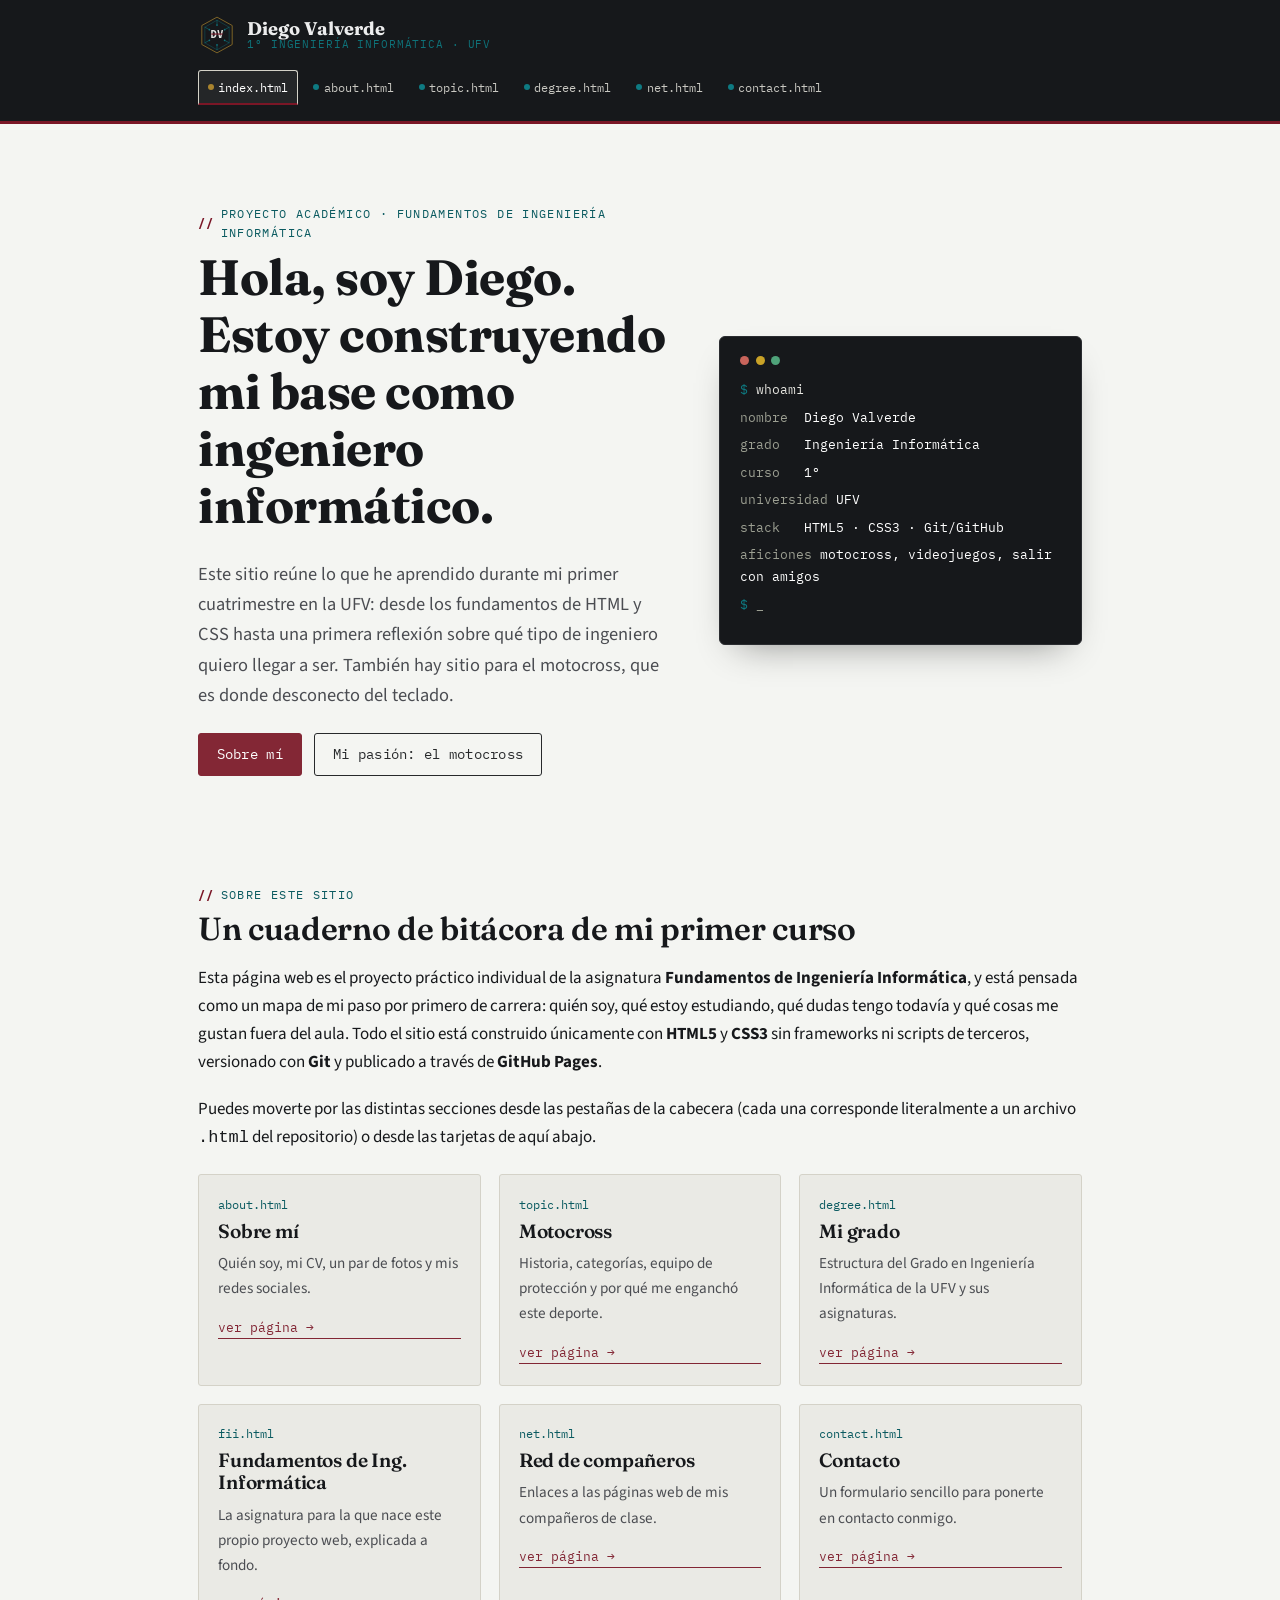
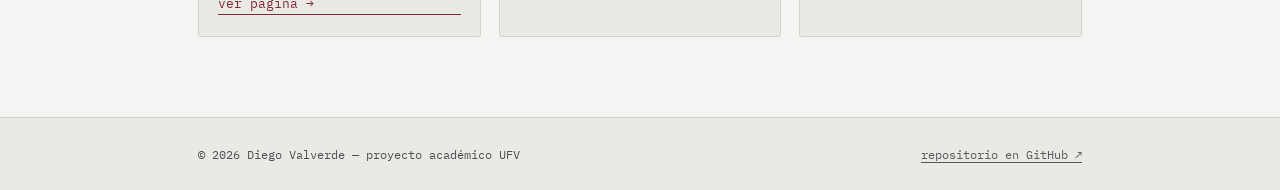
<file: docs/index.html>
<!DOCTYPE html>
<html lang="es">
<head>
<meta charset="UTF-8">
<meta name="viewport" content="width=device-width, initial-scale=1.0">
<title>Diego Valverde · Ingeniería Informática UFV</title>
<meta name="description" content="Sitio web personal de Diego Valverde, estudiante de 1º de Ingeniería Informática en la UFV. Proyecto de la asignatura Fundamentos de Ingeniería Informática.">
<link rel="icon" type="image/svg+xml" href="images/seal.svg">
<link rel="preconnect" href="https://fonts.googleapis.com">
<link rel="preconnect" href="https://fonts.gstatic.com" crossorigin>
<link href="https://fonts.googleapis.com/css2?family=Fraunces:opsz,wght@9..144,400;9..144,600;9..144,700&family=IBM+Plex+Mono:wght@400;500;700&family=Source+Sans+3:wght@400;600;700&display=swap" rel="stylesheet">
<link rel="stylesheet" href="css/style.css">
</head>
<body>

<header class="site-header">
  <div class="site-header__inner">
    <a class="brand" href="index.html">
      <img class="brand__seal" src="images/seal.svg" alt="">
      <span class="brand__text">
        <span class="brand__name">Diego Valverde</span>
        <span class="brand__role">1º Ingeniería Informática · UFV</span>
      </span>
    </a>
    <nav class="filetabs" aria-label="Navegación principal">
      <a href="index.html" aria-current="page"><span class="dot"></span>index.html</a>
      <a href="public/about.html"><span class="dot"></span>about.html</a>
      <a href="public/topic.html"><span class="dot"></span>topic.html</a>
      <a href="public/degree.html"><span class="dot"></span>degree.html</a>
      <a href="public/net.html"><span class="dot"></span>net.html</a>
      <a href="public/contact.html"><span class="dot"></span>contact.html</a>
    </nav>
  </div>
</header>

<main>
  <section class="hero">
    <div class="hero__grid">
      <div>
        <p class="eyebrow">Proyecto académico · Fundamentos de Ingeniería Informática</p>
        <h1>Hola, soy Diego. Estoy construyendo mi base como ingeniero informático.</h1>
        <p class="lead">Este sitio reúne lo que he aprendido durante mi primer cuatrimestre en la UFV: desde los fundamentos de HTML y CSS hasta una primera reflexión sobre qué tipo de ingeniero quiero llegar a ser. También hay sitio para el motocross, que es donde desconecto del teclado.</p>
        <div class="btnrow">
          <a class="btn btn--solid" href="public/about.html">Sobre mí</a>
          <a class="btn btn--ghost" href="public/topic.html">Mi pasión: el motocross</a>
        </div>
      </div>
      <div class="terminal" aria-hidden="false">
        <div class="terminal__bar"><span></span><span></span><span></span></div>
        <p class="terminal__line"><span class="prompt">$</span> whoami</p>
        <p class="terminal__line"><span class="key">nombre</span>  <span class="val">Diego Valverde</span></p>
        <p class="terminal__line"><span class="key">grado</span>   <span class="val">Ingeniería Informática</span></p>
        <p class="terminal__line"><span class="key">curso</span>   <span class="val">1º</span></p>
        <p class="terminal__line"><span class="key">universidad</span> <span class="val">UFV</span></p>
        <p class="terminal__line"><span class="key">stack</span>   <span class="val">HTML5 · CSS3 · Git/GitHub</span></p>
        <p class="terminal__line"><span class="key">aficiones</span> <span class="val">motocross, videojuegos, salir con amigos</span></p>
        <p class="terminal__line"><span class="prompt">$</span> <span class="key">_</span></p>
      </div>
    </div>
  </section>

  <section class="block">
    <p class="eyebrow">Sobre este sitio</p>
    <h2>Un cuaderno de bitácora de mi primer curso</h2>
    <p>Esta página web es el proyecto práctico individual de la asignatura <strong>Fundamentos de Ingeniería Informática</strong>, y está pensada como un mapa de mi paso por primero de carrera: quién soy, qué estoy estudiando, qué dudas tengo todavía y qué cosas me gustan fuera del aula. Todo el sitio está construido únicamente con <strong>HTML5</strong> y <strong>CSS3</strong> sin frameworks ni scripts de terceros, versionado con <strong>Git</strong> y publicado a través de <strong>GitHub Pages</strong>.</p>
    <p>Puedes moverte por las distintas secciones desde las pestañas de la cabecera (cada una corresponde literalmente a un archivo <code>.html</code> del repositorio) o desde las tarjetas de aquí abajo.</p>

    <div class="cards">
      <article class="card">
        <span class="filename">about.html</span>
        <h3>Sobre mí</h3>
        <p>Quién soy, mi CV, un par de fotos y mis redes sociales.</p>
        <a class="go" href="public/about.html">ver página →</a>
      </article>
      <article class="card">
        <span class="filename">topic.html</span>
        <h3>Motocross</h3>
        <p>Historia, categorías, equipo de protección y por qué me enganchó este deporte.</p>
        <a class="go" href="public/topic.html">ver página →</a>
      </article>
      <article class="card">
        <span class="filename">degree.html</span>
        <h3>Mi grado</h3>
        <p>Estructura del Grado en Ingeniería Informática de la UFV y sus asignaturas.</p>
        <a class="go" href="public/degree.html">ver página →</a>
      </article>
      <article class="card">
        <span class="filename">fii.html</span>
        <h3>Fundamentos de Ing. Informática</h3>
        <p>La asignatura para la que nace este propio proyecto web, explicada a fondo.</p>
        <a class="go" href="public/fii.html">ver página →</a>
      </article>
      <article class="card">
        <span class="filename">net.html</span>
        <h3>Red de compañeros</h3>
        <p>Enlaces a las páginas web de mis compañeros de clase.</p>
        <a class="go" href="public/net.html">ver página →</a>
      </article>
      <article class="card">
        <span class="filename">contact.html</span>
        <h3>Contacto</h3>
        <p>Un formulario sencillo para ponerte en contacto conmigo.</p>
        <a class="go" href="public/contact.html">ver página →</a>
      </article>
    </div>
  </section>
</main>

<footer class="site-footer">
  <div class="site-footer__inner">
    <span>© 2026 Diego Valverde — proyecto académico UFV</span>
    <span><a href="https://github.com/diegovalverde2/my_first_web_page_2026" target="_blank" rel="noopener">repositorio en GitHub ↗</a></span>
  </div>
</footer>

</body>
</html>
</file>
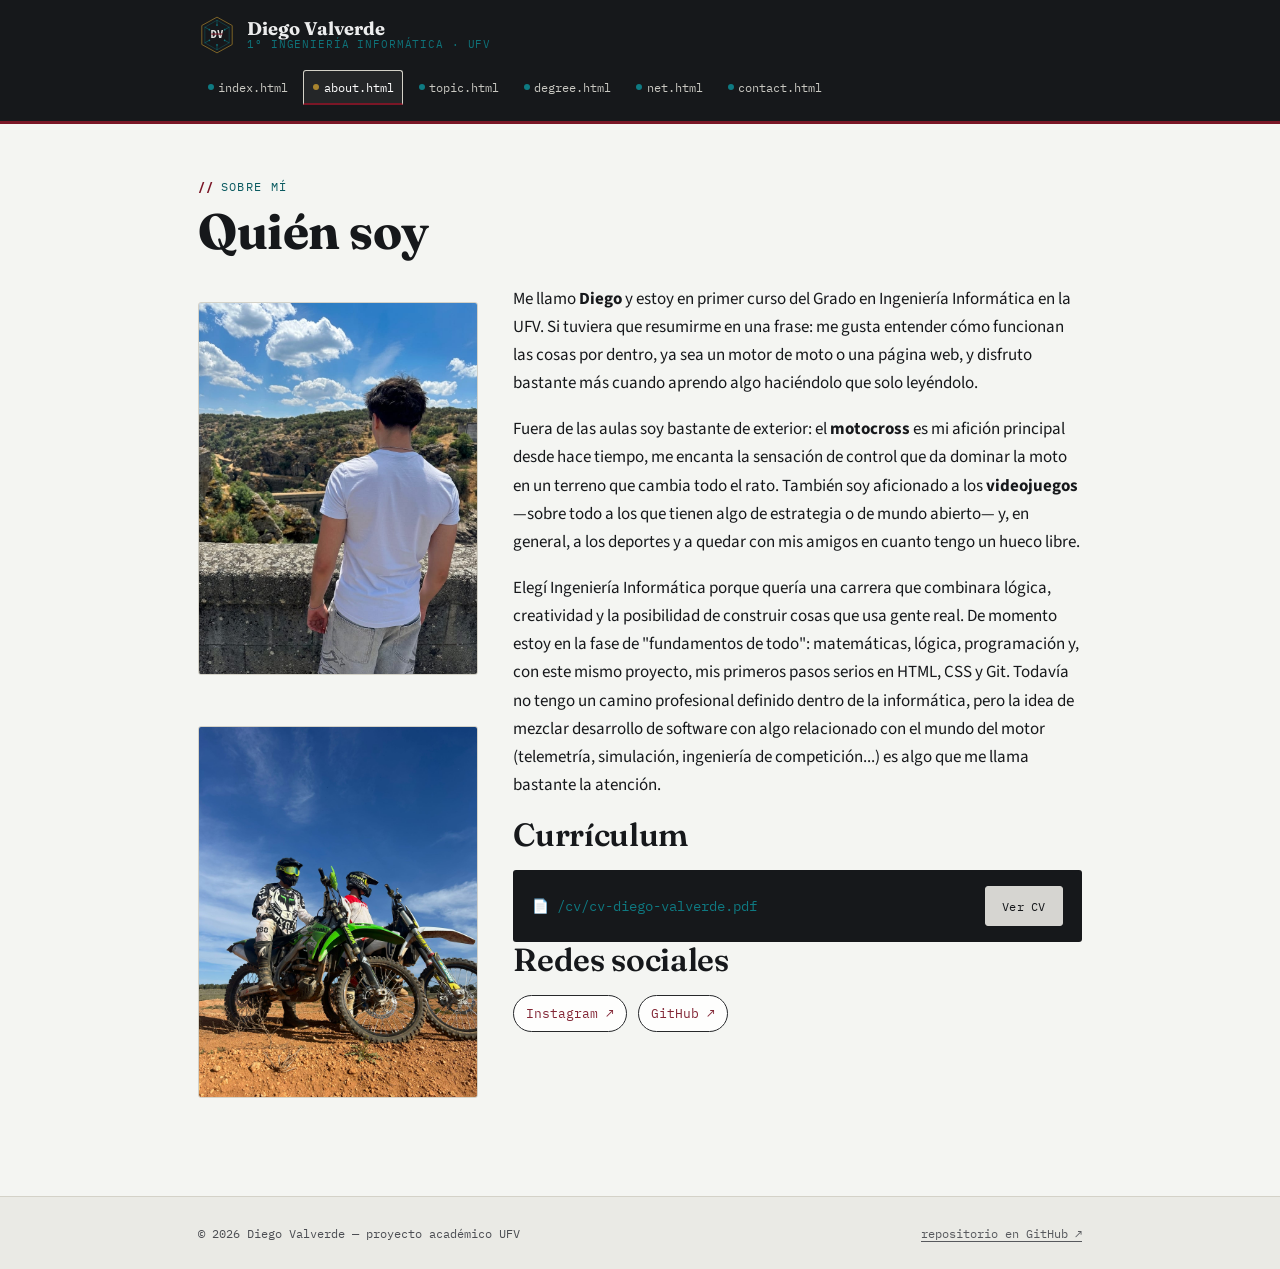
<file: docs/public/about.html>
<!DOCTYPE html>
<html lang="es">
<head>
<meta charset="UTF-8">
<meta name="viewport" content="width=device-width, initial-scale=1.0">
<title>Sobre mí · Diego Valverde</title>
<meta name="description" content="Quién es Diego Valverde: bio, currículum, fotos y redes sociales.">
<link rel="icon" type="image/svg+xml" href="../images/seal.svg">
<link rel="preconnect" href="https://fonts.googleapis.com">
<link rel="preconnect" href="https://fonts.gstatic.com" crossorigin>
<link href="https://fonts.googleapis.com/css2?family=Fraunces:opsz,wght@9..144,400;9..144,600;9..144,700&family=IBM+Plex+Mono:wght@400;500;700&family=Source+Sans+3:wght@400;600;700&display=swap" rel="stylesheet">
<link rel="stylesheet" href="../css/style.css">
</head>
<body>

<header class="site-header">
  <div class="site-header__inner">
    <a class="brand" href="../index.html">
      <img class="brand__seal" src="../images/seal.svg" alt="">
      <span class="brand__text">
        <span class="brand__name">Diego Valverde</span>
        <span class="brand__role">1º Ingeniería Informática · UFV</span>
      </span>
    </a>
    <nav class="filetabs" aria-label="Navegación principal">
      <a href="../index.html"><span class="dot"></span>index.html</a>
      <a href="about.html" aria-current="page"><span class="dot"></span>about.html</a>
      <a href="topic.html"><span class="dot"></span>topic.html</a>
      <a href="degree.html"><span class="dot"></span>degree.html</a>
      <a href="net.html"><span class="dot"></span>net.html</a>
      <a href="contact.html"><span class="dot"></span>contact.html</a>
    </nav>
  </div>
</header>

<main>
  <section class="block" style="border-top:none;">
    <p class="eyebrow">Sobre mí</p>
    <h1>Quién soy</h1>

    <div class="about-grid">
      <div class="about-photos">
        <figure>
          <img src="../images/foto mia.jpeg" alt="Foto de Diego Valverde">
        </figure>
        <figure>
          <img src="../images/foto con la moto.jpeg" alt="Foto de Diego Valverde con su moto">
        </figure>
      </div>

      <div>
        <p>Me llamo <strong>Diego</strong> y estoy en primer curso del Grado en Ingeniería Informática en la UFV. Si tuviera que resumirme en una frase: me gusta entender cómo funcionan las cosas por dentro, ya sea un motor de moto o una página web, y disfruto bastante más cuando aprendo algo haciéndolo que solo leyéndolo.</p>
        <p>Fuera de las aulas soy bastante de exterior: el <strong>motocross</strong> es mi afición principal desde hace tiempo, me encanta la sensación de control que da dominar la moto en un terreno que cambia todo el rato. También soy aficionado a los <strong>videojuegos</strong> —sobre todo a los que tienen algo de estrategia o de mundo abierto— y, en general, a los deportes y a quedar con mis amigos en cuanto tengo un hueco libre.</p>
        <p>Elegí Ingeniería Informática porque quería una carrera que combinara lógica, creatividad y la posibilidad de construir cosas que usa gente real. De momento estoy en la fase de "fundamentos de todo": matemáticas, lógica, programación y, con este mismo proyecto, mis primeros pasos serios en HTML, CSS y Git. Todavía no tengo un camino profesional definido dentro de la informática, pero la idea de mezclar desarrollo de software con algo relacionado con el mundo del motor (telemetría, simulación, ingeniería de competición...) es algo que me llama bastante la atención.</p>

        <h2>Currículum</h2>
        <div class="cv-box">
          <span>📄 <span class="path">/cv/cv-diego-valverde.pdf</span></span>
          <a class="btn btn--ghost" href="../cv/cv-diego-valverde.pdf" target="_blank" rel="noopener">Ver CV</a>
        </div>

        <h2>Redes sociales</h2>
        <div class="social-list">
          <a class="social-pill" href="https://www.instagram.com/" target="_blank" rel="noopener">Instagram ↗</a>
          <a class="social-pill" href="https://github.com/diegovalverde2" target="_blank" rel="noopener">GitHub ↗</a>
        </div>
      </div>
    </div>
  </section>
</main>

<footer class="site-footer">
  <div class="site-footer__inner">
    <span>© 2026 Diego Valverde — proyecto académico UFV</span>
    <span><a href="https://github.com/diegovalverde2/my_first_web_page_2026" target="_blank" rel="noopener">repositorio en GitHub ↗</a></span>
  </div>
</footer>

</body>
</html>
</file>
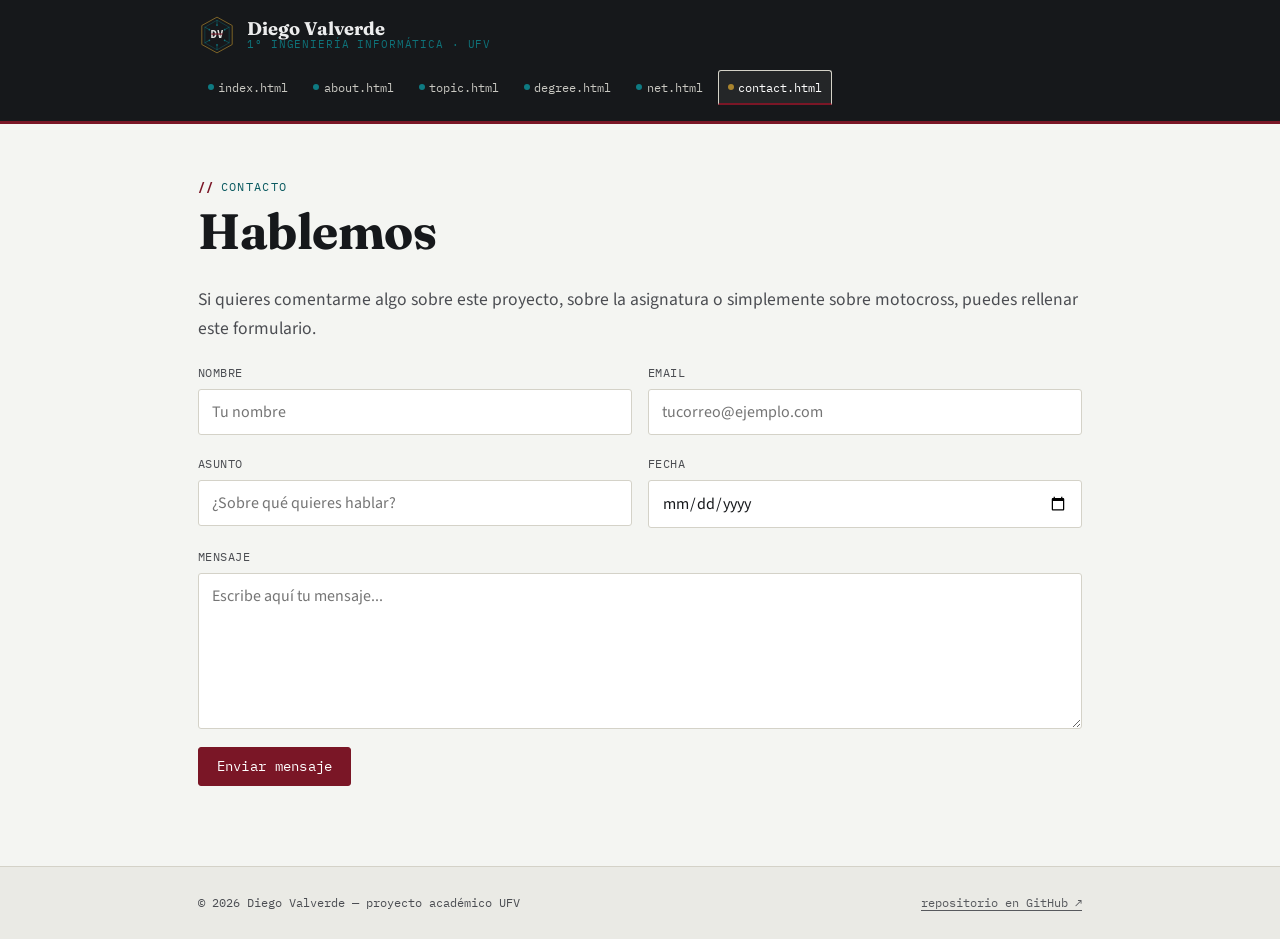
<file: docs/public/contact.html>
<!DOCTYPE html>
<html lang="es">
<head>
<meta charset="UTF-8">
<meta name="viewport" content="width=device-width, initial-scale=1.0">
<title>Contacto · Diego Valverde</title>
<meta name="description" content="Formulario de contacto de la página web personal de Diego Valverde.">
<link rel="icon" type="image/svg+xml" href="../images/seal.svg">
<link rel="preconnect" href="https://fonts.googleapis.com">
<link rel="preconnect" href="https://fonts.gstatic.com" crossorigin>
<link href="https://fonts.googleapis.com/css2?family=Fraunces:opsz,wght@9..144,400;9..144,600;9..144,700&family=IBM+Plex+Mono:wght@400;500;700&family=Source+Sans+3:wght@400;600;700&display=swap" rel="stylesheet">
<link rel="stylesheet" href="../css/style.css">
</head>
<body>

<header class="site-header">
  <div class="site-header__inner">
    <a class="brand" href="../index.html">
      <img class="brand__seal" src="../images/seal.svg" alt="">
      <span class="brand__text">
        <span class="brand__name">Diego Valverde</span>
        <span class="brand__role">1º Ingeniería Informática · UFV</span>
      </span>
    </a>
    <nav class="filetabs" aria-label="Navegación principal">
      <a href="../index.html"><span class="dot"></span>index.html</a>
      <a href="about.html"><span class="dot"></span>about.html</a>
      <a href="topic.html"><span class="dot"></span>topic.html</a>
      <a href="degree.html"><span class="dot"></span>degree.html</a>
      <a href="net.html"><span class="dot"></span>net.html</a>
      <a href="contact.html" aria-current="page"><span class="dot"></span>contact.html</a>
    </nav>
  </div>
</header>

<main>
  <section class="block" style="border-top:none;">
    <p class="eyebrow">Contacto</p>
    <h1>Hablemos</h1>
    <p class="lead" style="color:var(--ink-soft); font-size:1.1rem;">Si quieres comentarme algo sobre este proyecto, sobre la asignatura o simplemente sobre motocross, puedes rellenar este formulario.</p>

    <form class="contact" action="#" method="get" onsubmit="return false;">
      <div class="field-row">
        <div class="field">
          <label for="nombre">Nombre</label>
          <input type="text" id="nombre" name="nombre" placeholder="Tu nombre">
        </div>
        <div class="field">
          <label for="email">Email</label>
          <input type="email" id="email" name="email" placeholder="tucorreo@ejemplo.com">
        </div>
      </div>
      <div class="field-row">
        <div class="field">
          <label for="asunto">Asunto</label>
          <input type="text" id="asunto" name="asunto" placeholder="¿Sobre qué quieres hablar?">
        </div>
        <div class="field">
          <label for="fecha">Fecha</label>
          <input type="date" id="fecha" name="fecha">
        </div>
      </div>
      <div class="field">
        <label for="mensaje">Mensaje</label>
        <textarea id="mensaje" name="mensaje" rows="6" placeholder="Escribe aquí tu mensaje..."></textarea>
      </div>
      <button type="submit" class="btn btn--solid">Enviar mensaje</button>
    </form>
  </section>
</main>

<footer class="site-footer">
  <div class="site-footer__inner">
    <span>© 2026 Diego Valverde — proyecto académico UFV</span>
    <span><a href="https://github.com/diegovalverde2/my_first_web_page_2026" target="_blank" rel="noopener">repositorio en GitHub ↗</a></span>
  </div>
</footer>

</body>
</html>
</file>
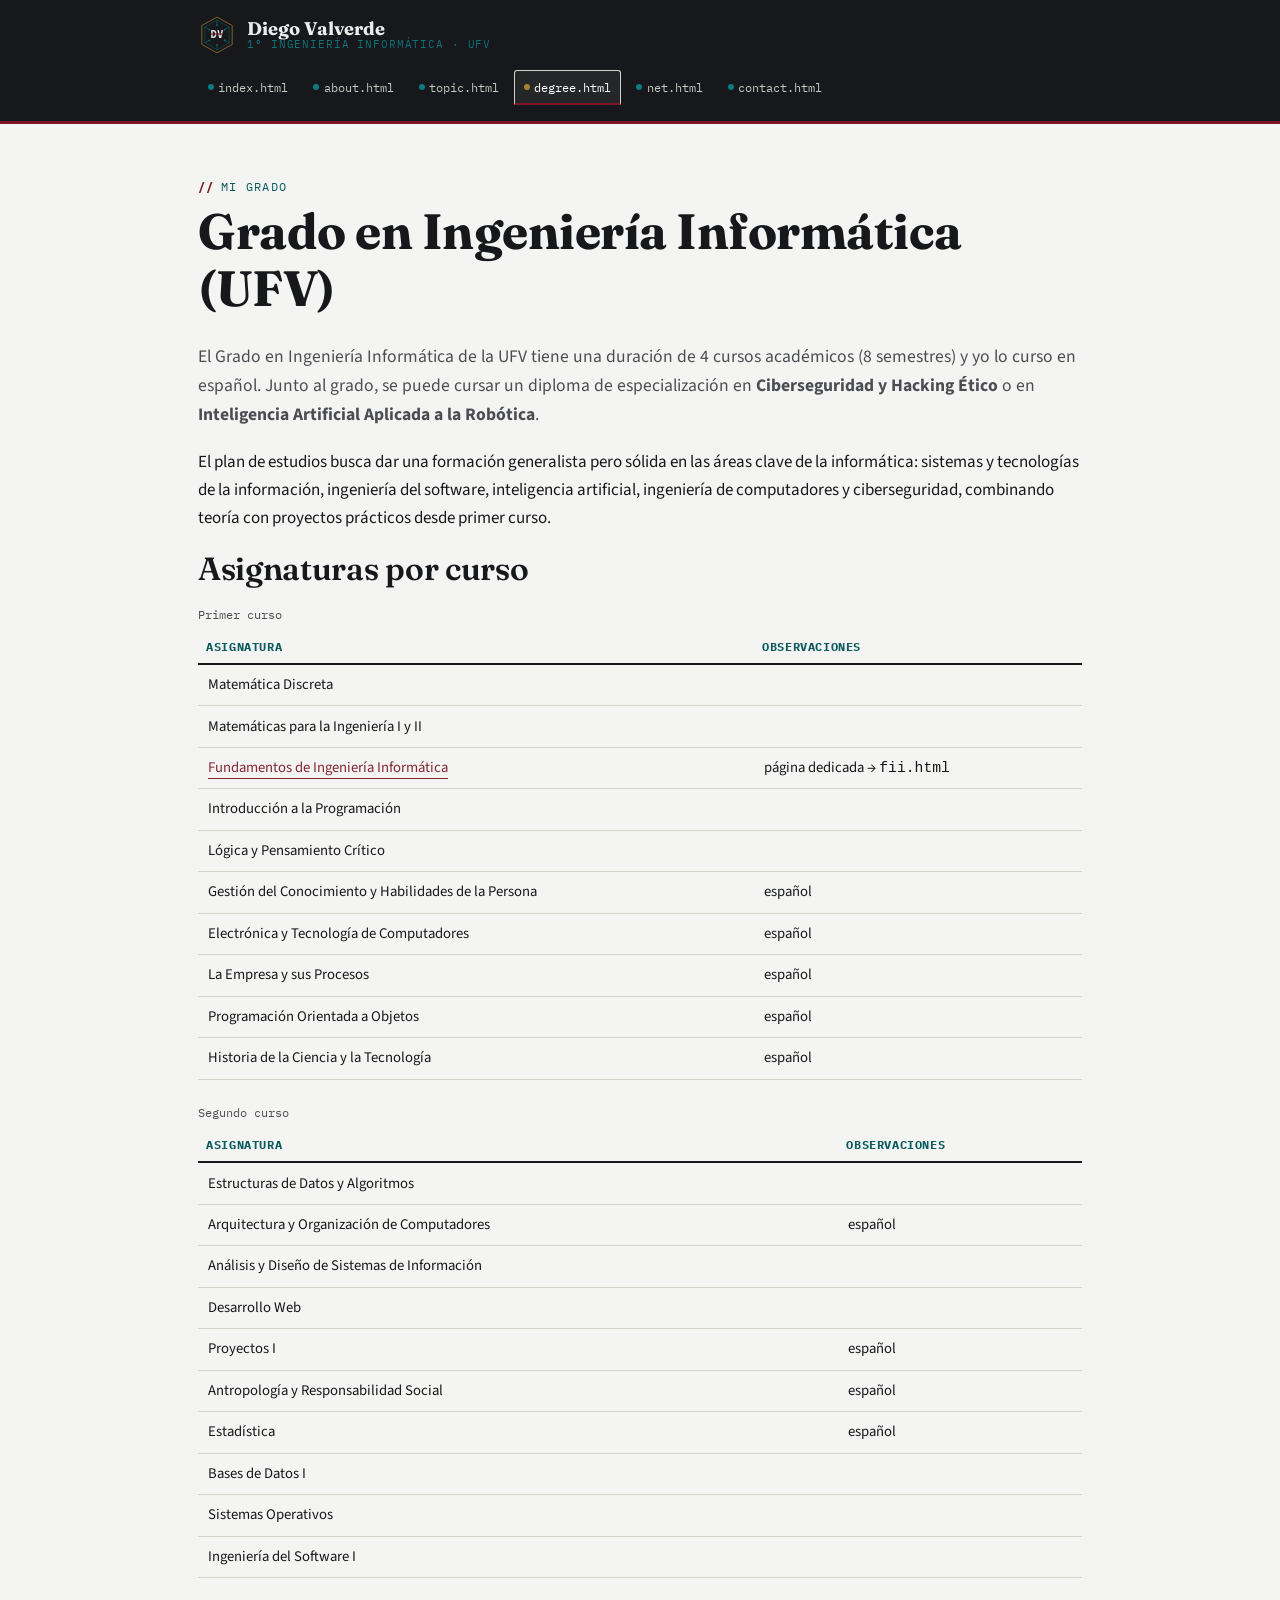
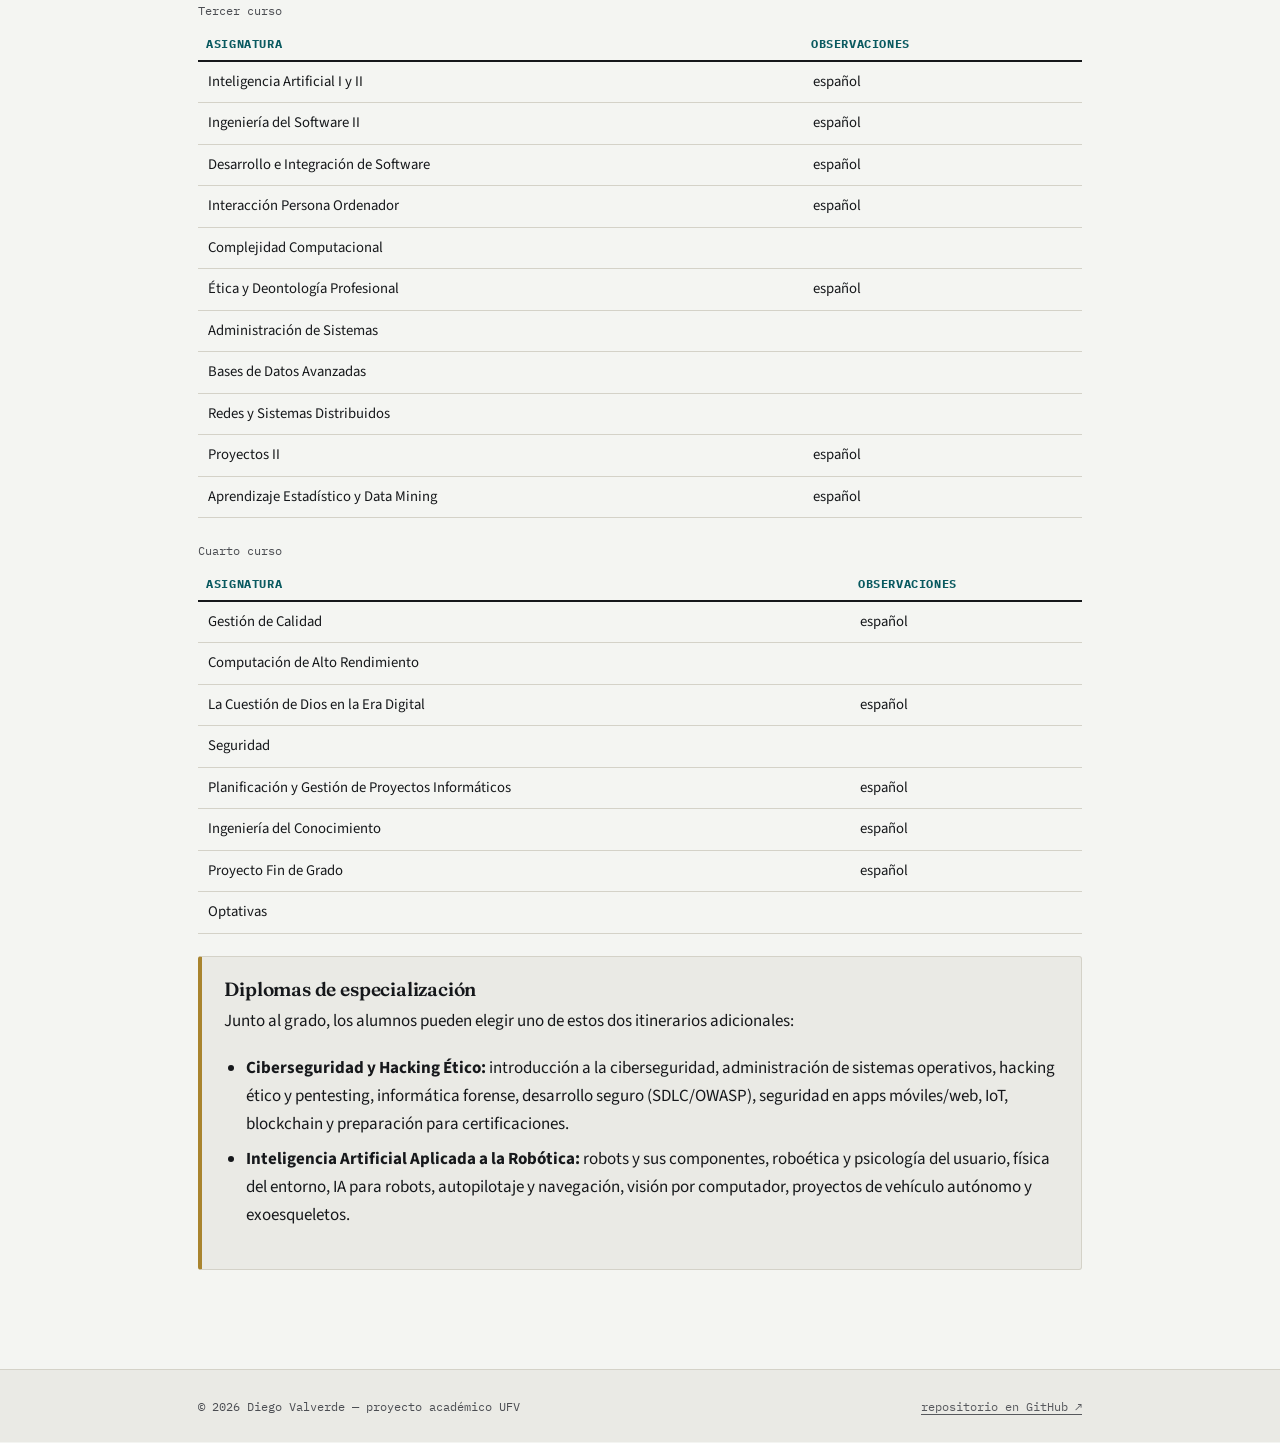
<file: docs/public/degree.html>
<!DOCTYPE html>
<html lang="es">
<head>
<meta charset="UTF-8">
<meta name="viewport" content="width=device-width, initial-scale=1.0">
<title>Mi grado · Diego Valverde</title>
<meta name="description" content="Estructura del Grado en Ingeniería Informática de la UFV: propósito, asignaturas por curso y diplomas de especialización.">
<link rel="icon" type="image/svg+xml" href="../images/seal.svg">
<link rel="preconnect" href="https://fonts.googleapis.com">
<link rel="preconnect" href="https://fonts.gstatic.com" crossorigin>
<link href="https://fonts.googleapis.com/css2?family=Fraunces:opsz,wght@9..144,400;9..144,600;9..144,700&family=IBM+Plex+Mono:wght@400;500;700&family=Source+Sans+3:wght@400;600;700&display=swap" rel="stylesheet">
<link rel="stylesheet" href="../css/style.css">
</head>
<body>

<header class="site-header">
  <div class="site-header__inner">
    <a class="brand" href="../index.html">
      <img class="brand__seal" src="../images/seal.svg" alt="">
      <span class="brand__text">
        <span class="brand__name">Diego Valverde</span>
        <span class="brand__role">1º Ingeniería Informática · UFV</span>
      </span>
    </a>
    <nav class="filetabs" aria-label="Navegación principal">
      <a href="../index.html"><span class="dot"></span>index.html</a>
      <a href="about.html"><span class="dot"></span>about.html</a>
      <a href="topic.html"><span class="dot"></span>topic.html</a>
      <a href="degree.html" aria-current="page"><span class="dot"></span>degree.html</a>
      <a href="net.html"><span class="dot"></span>net.html</a>
      <a href="contact.html"><span class="dot"></span>contact.html</a>
    </nav>
  </div>
</header>

<main>
  <section class="block" style="border-top:none;">
    <p class="eyebrow">Mi grado</p>
    <h1>Grado en Ingeniería Informática (UFV)</h1>
    <p class="lead" style="color:var(--ink-soft); font-size:1.1rem;">El Grado en Ingeniería Informática de la UFV tiene una duración de 4 cursos académicos (8 semestres) y yo lo curso en español. Junto al grado, se puede cursar un diploma de especialización en <strong>Ciberseguridad y Hacking Ético</strong> o en <strong>Inteligencia Artificial Aplicada a la Robótica</strong>.</p>

    <p>El plan de estudios busca dar una formación generalista pero sólida en las áreas clave de la informática: sistemas y tecnologías de la información, ingeniería del software, inteligencia artificial, ingeniería de computadores y ciberseguridad, combinando teoría con proyectos prácticos desde primer curso.</p>

    <h2>Asignaturas por curso</h2>

    <table>
      <caption>Primer curso</caption>
      <thead><tr><th>Asignatura</th><th>Observaciones</th></tr></thead>
      <tbody>
        <tr><td>Matemática Discreta</td><td></td></tr>
        <tr><td>Matemáticas para la Ingeniería I y II</td><td></td></tr>
        <tr><td><a href="fii.html">Fundamentos de Ingeniería Informática</a></td><td>página dedicada → <code>fii.html</code></td></tr>
        <tr><td>Introducción a la Programación</td><td></td></tr>
        <tr><td>Lógica y Pensamiento Crítico</td><td></td></tr>
        <tr><td>Gestión del Conocimiento y Habilidades de la Persona</td><td>español</td></tr>
        <tr><td>Electrónica y Tecnología de Computadores</td><td>español</td></tr>
        <tr><td>La Empresa y sus Procesos</td><td>español</td></tr>
        <tr><td>Programación Orientada a Objetos</td><td>español</td></tr>
        <tr><td>Historia de la Ciencia y la Tecnología</td><td>español</td></tr>
      </tbody>
    </table>

    <table>
      <caption>Segundo curso</caption>
      <thead><tr><th>Asignatura</th><th>Observaciones</th></tr></thead>
      <tbody>
        <tr><td>Estructuras de Datos y Algoritmos</td><td></td></tr>
        <tr><td>Arquitectura y Organización de Computadores</td><td>español</td></tr>
        <tr><td>Análisis y Diseño de Sistemas de Información</td><td></td></tr>
        <tr><td>Desarrollo Web</td><td></td></tr>
        <tr><td>Proyectos I</td><td>español</td></tr>
        <tr><td>Antropología y Responsabilidad Social</td><td>español</td></tr>
        <tr><td>Estadística</td><td>español</td></tr>
        <tr><td>Bases de Datos I</td><td></td></tr>
        <tr><td>Sistemas Operativos</td><td></td></tr>
        <tr><td>Ingeniería del Software I</td><td></td></tr>
      </tbody>
    </table>

    <table>
      <caption>Tercer curso</caption>
      <thead><tr><th>Asignatura</th><th>Observaciones</th></tr></thead>
      <tbody>
        <tr><td>Inteligencia Artificial I y II</td><td>español</td></tr>
        <tr><td>Ingeniería del Software II</td><td>español</td></tr>
        <tr><td>Desarrollo e Integración de Software</td><td>español</td></tr>
        <tr><td>Interacción Persona Ordenador</td><td>español</td></tr>
        <tr><td>Complejidad Computacional</td><td></td></tr>
        <tr><td>Ética y Deontología Profesional</td><td>español</td></tr>
        <tr><td>Administración de Sistemas</td><td></td></tr>
        <tr><td>Bases de Datos Avanzadas</td><td></td></tr>
        <tr><td>Redes y Sistemas Distribuidos</td><td></td></tr>
        <tr><td>Proyectos II</td><td>español</td></tr>
        <tr><td>Aprendizaje Estadístico y Data Mining</td><td>español</td></tr>
      </tbody>
    </table>

    <table>
      <caption>Cuarto curso</caption>
      <thead><tr><th>Asignatura</th><th>Observaciones</th></tr></thead>
      <tbody>
        <tr><td>Gestión de Calidad</td><td>español</td></tr>
        <tr><td>Computación de Alto Rendimiento</td><td></td></tr>
        <tr><td>La Cuestión de Dios en la Era Digital</td><td>español</td></tr>
        <tr><td>Seguridad</td><td></td></tr>
        <tr><td>Planificación y Gestión de Proyectos Informáticos</td><td>español</td></tr>
        <tr><td>Ingeniería del Conocimiento</td><td>español</td></tr>
        <tr><td>Proyecto Fin de Grado</td><td>español</td></tr>
        <tr><td>Optativas</td><td></td></tr>
      </tbody>
    </table>

    <div class="panel panel--gold">
      <h3>Diplomas de especialización</h3>
      <p>Junto al grado, los alumnos pueden elegir uno de estos dos itinerarios adicionales:</p>
      <ul>
        <li><strong>Ciberseguridad y Hacking Ético:</strong> introducción a la ciberseguridad, administración de sistemas operativos, hacking ético y pentesting, informática forense, desarrollo seguro (SDLC/OWASP), seguridad en apps móviles/web, IoT, blockchain y preparación para certificaciones.</li>
        <li><strong>Inteligencia Artificial Aplicada a la Robótica:</strong> robots y sus componentes, roboética y psicología del usuario, física del entorno, IA para robots, autopilotaje y navegación, visión por computador, proyectos de vehículo autónomo y exoesqueletos.</li>
      </ul>
    </div>
  </section>
</main>

<footer class="site-footer">
  <div class="site-footer__inner">
    <span>© 2026 Diego Valverde — proyecto académico UFV</span>
    <span><a href="https://github.com/diegovalverde2/my_first_web_page_2026" target="_blank" rel="noopener">repositorio en GitHub ↗</a></span>
  </div>
</footer>

</body>
</html>
</file>
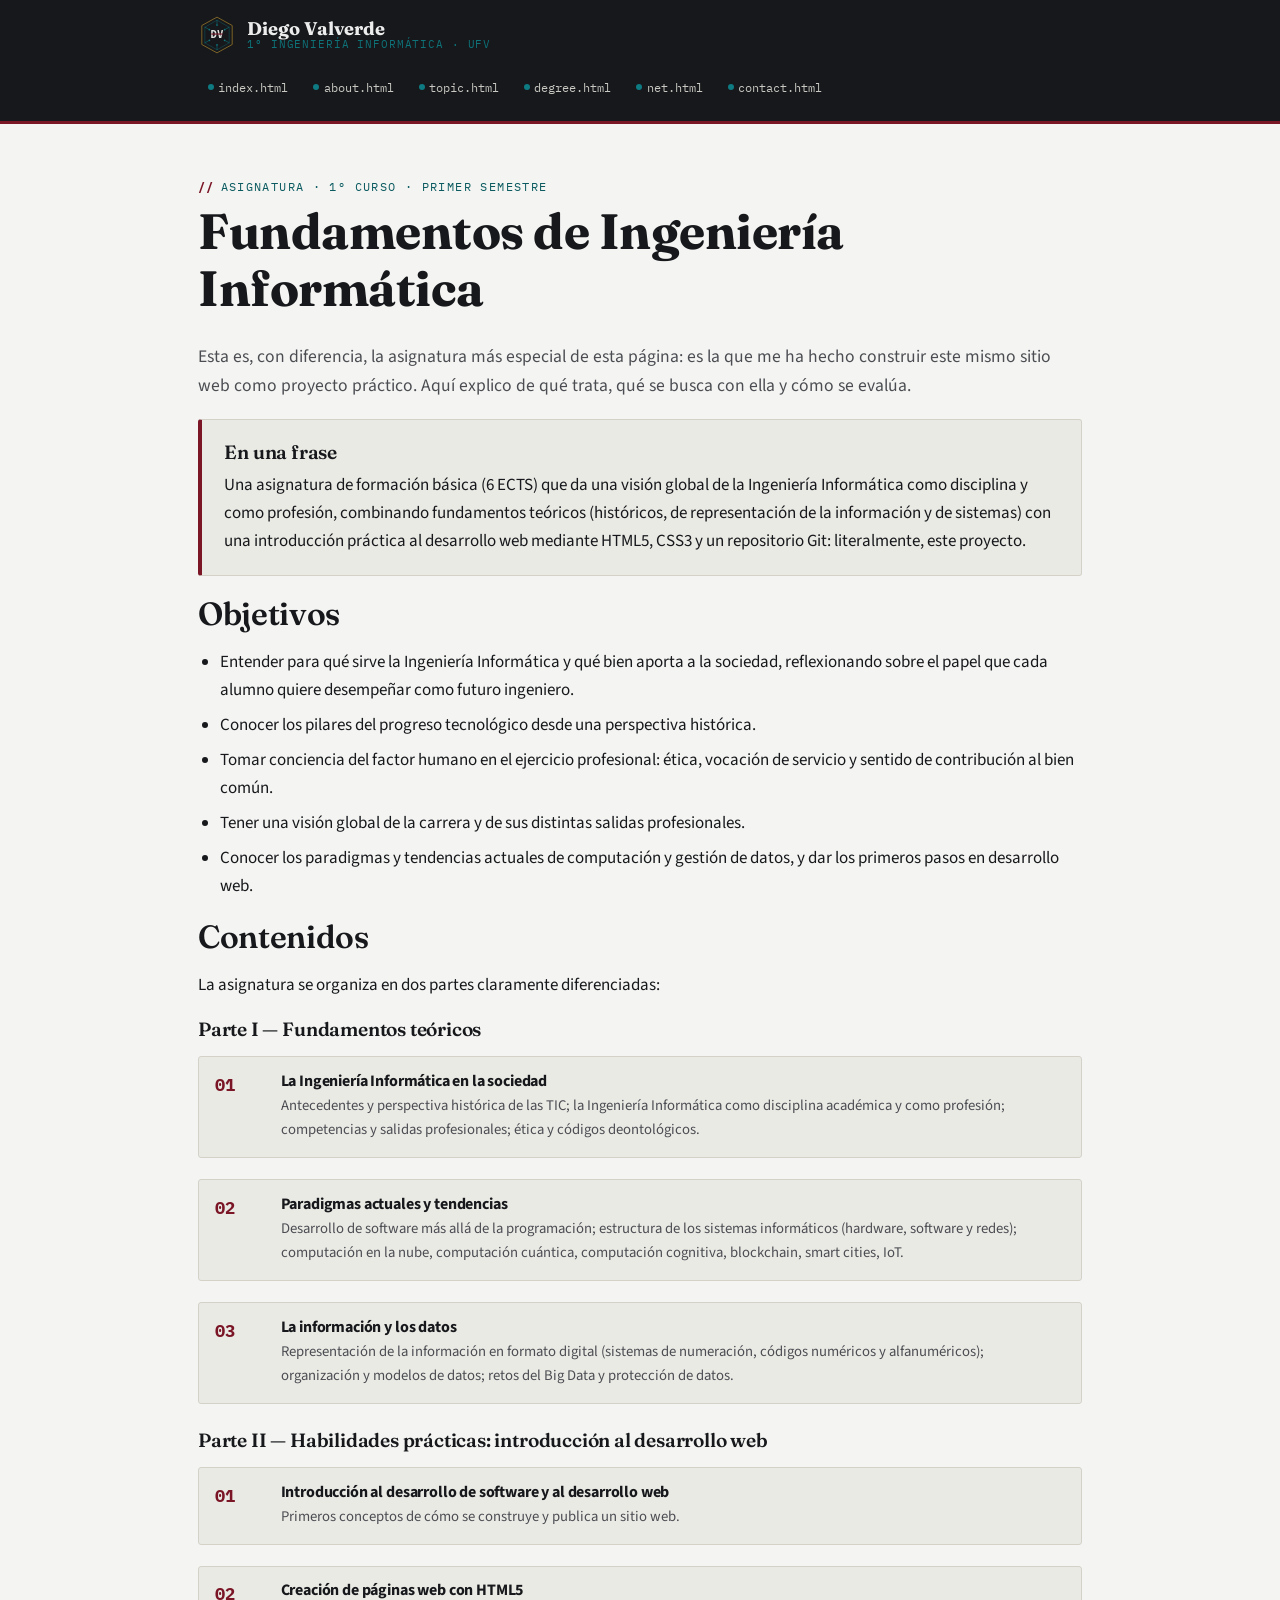
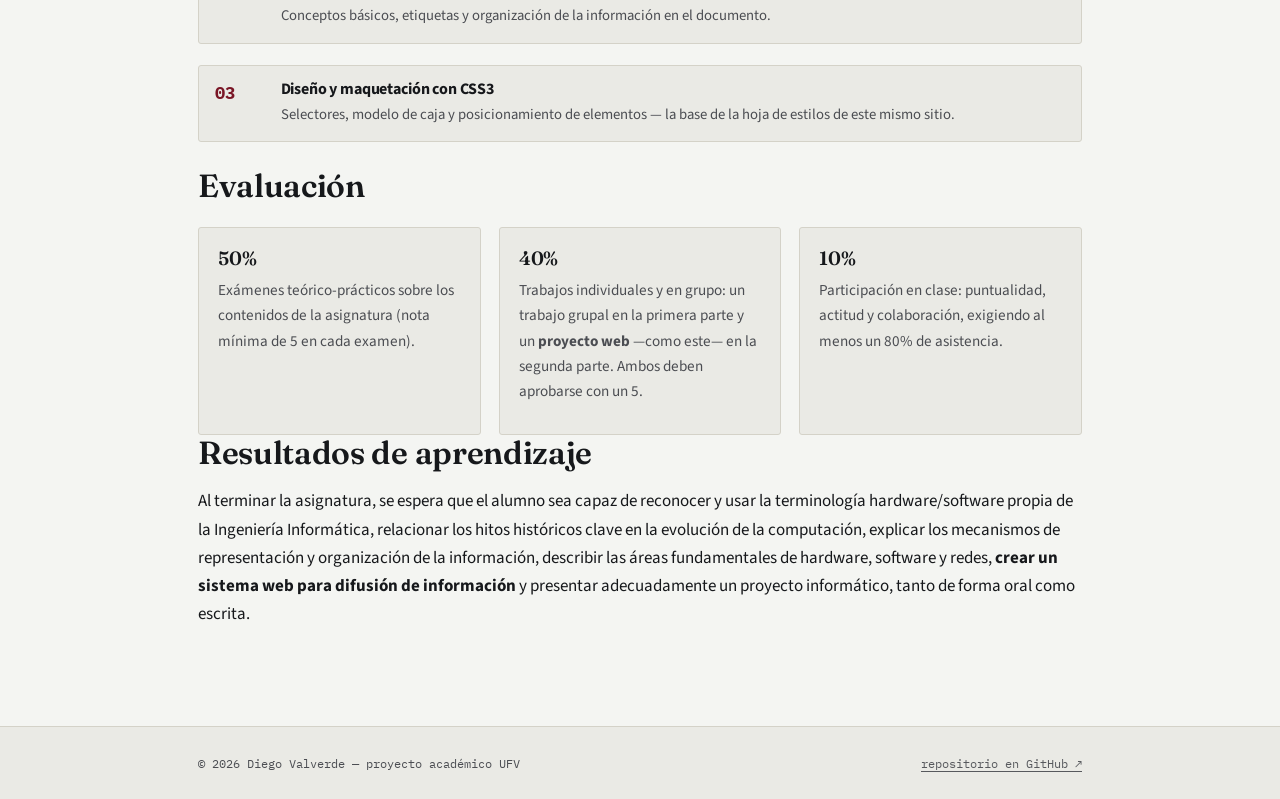
<file: docs/public/fii.html>
<!DOCTYPE html>
<html lang="es">
<head>
<meta charset="UTF-8">
<meta name="viewport" content="width=device-width, initial-scale=1.0">
<title>Fundamentos de Ingeniería Informática · Diego Valverde</title>
<meta name="description" content="Contenidos, objetivos y evaluación de la asignatura Fundamentos de Ingeniería Informática del Grado en Ingeniería Informática de la UFV.">
<link rel="icon" type="image/svg+xml" href="../images/seal.svg">
<link rel="preconnect" href="https://fonts.googleapis.com">
<link rel="preconnect" href="https://fonts.gstatic.com" crossorigin>
<link href="https://fonts.googleapis.com/css2?family=Fraunces:opsz,wght@9..144,400;9..144,600;9..144,700&family=IBM+Plex+Mono:wght@400;500;700&family=Source+Sans+3:wght@400;600;700&display=swap" rel="stylesheet">
<link rel="stylesheet" href="../css/style.css">
</head>
<body>

<header class="site-header">
  <div class="site-header__inner">
    <a class="brand" href="../index.html">
      <img class="brand__seal" src="../images/seal.svg" alt="">
      <span class="brand__text">
        <span class="brand__name">Diego Valverde</span>
        <span class="brand__role">1º Ingeniería Informática · UFV</span>
      </span>
    </a>
    <nav class="filetabs" aria-label="Navegación principal">
      <a href="../index.html"><span class="dot"></span>index.html</a>
      <a href="about.html"><span class="dot"></span>about.html</a>
      <a href="topic.html"><span class="dot"></span>topic.html</a>
      <a href="degree.html"><span class="dot"></span>degree.html</a>
      <a href="net.html"><span class="dot"></span>net.html</a>
      <a href="contact.html"><span class="dot"></span>contact.html</a>
    </nav>
  </div>
</header>

<main>
  <section class="block" style="border-top:none;">
    <p class="eyebrow">Asignatura · 1º curso · Primer semestre</p>
    <h1>Fundamentos de Ingeniería Informática</h1>
    <p class="lead" style="color:var(--ink-soft); font-size:1.1rem;">Esta es, con diferencia, la asignatura más especial de esta página: es la que me ha hecho construir este mismo sitio web como proyecto práctico. Aquí explico de qué trata, qué se busca con ella y cómo se evalúa.</p>

    <div class="panel">
      <h3>En una frase</h3>
      <p style="margin:0;">Una asignatura de formación básica (6 ECTS) que da una visión global de la Ingeniería Informática como disciplina y como profesión, combinando fundamentos teóricos (históricos, de representación de la información y de sistemas) con una introducción práctica al desarrollo web mediante HTML5, CSS3 y un repositorio Git: literalmente, este proyecto.</p>
    </div>

    <h2>Objetivos</h2>
    <ul>
      <li>Entender para qué sirve la Ingeniería Informática y qué bien aporta a la sociedad, reflexionando sobre el papel que cada alumno quiere desempeñar como futuro ingeniero.</li>
      <li>Conocer los pilares del progreso tecnológico desde una perspectiva histórica.</li>
      <li>Tomar conciencia del factor humano en el ejercicio profesional: ética, vocación de servicio y sentido de contribución al bien común.</li>
      <li>Tener una visión global de la carrera y de sus distintas salidas profesionales.</li>
      <li>Conocer los paradigmas y tendencias actuales de computación y gestión de datos, y dar los primeros pasos en desarrollo web.</li>
    </ul>

    <h2>Contenidos</h2>
    <p>La asignatura se organiza en dos partes claramente diferenciadas:</p>

    <h3>Parte I — Fundamentos teóricos</h3>
    <ol class="blocklist">
      <li>
        <span class="num">01</span>
        <div>
          <h4>La Ingeniería Informática en la sociedad</h4>
          <p>Antecedentes y perspectiva histórica de las TIC; la Ingeniería Informática como disciplina académica y como profesión; competencias y salidas profesionales; ética y códigos deontológicos.</p>
        </div>
      </li>
      <li>
        <span class="num">02</span>
        <div>
          <h4>Paradigmas actuales y tendencias</h4>
          <p>Desarrollo de software más allá de la programación; estructura de los sistemas informáticos (hardware, software y redes); computación en la nube, computación cuántica, computación cognitiva, blockchain, smart cities, IoT.</p>
        </div>
      </li>
      <li>
        <span class="num">03</span>
        <div>
          <h4>La información y los datos</h4>
          <p>Representación de la información en formato digital (sistemas de numeración, códigos numéricos y alfanuméricos); organización y modelos de datos; retos del Big Data y protección de datos.</p>
        </div>
      </li>
    </ol>

    <h3>Parte II — Habilidades prácticas: introducción al desarrollo web</h3>
    <ol class="blocklist">
      <li>
        <span class="num">01</span>
        <div>
          <h4>Introducción al desarrollo de software y al desarrollo web</h4>
          <p>Primeros conceptos de cómo se construye y publica un sitio web.</p>
        </div>
      </li>
      <li>
        <span class="num">02</span>
        <div>
          <h4>Creación de páginas web con HTML5</h4>
          <p>Conceptos básicos, etiquetas y organización de la información en el documento.</p>
        </div>
      </li>
      <li>
        <span class="num">03</span>
        <div>
          <h4>Diseño y maquetación con CSS3</h4>
          <p>Selectores, modelo de caja y posicionamiento de elementos — la base de la hoja de estilos de este mismo sitio.</p>
        </div>
      </li>
    </ol>

    <h2>Evaluación</h2>
    <div class="cards">
      <article class="card">
        <h3>50%</h3>
        <p>Exámenes teórico-prácticos sobre los contenidos de la asignatura (nota mínima de 5 en cada examen).</p>
      </article>
      <article class="card">
        <h3>40%</h3>
        <p>Trabajos individuales y en grupo: un trabajo grupal en la primera parte y un <strong>proyecto web</strong> —como este— en la segunda parte. Ambos deben aprobarse con un 5.</p>
      </article>
      <article class="card">
        <h3>10%</h3>
        <p>Participación en clase: puntualidad, actitud y colaboración, exigiendo al menos un 80% de asistencia.</p>
      </article>
    </div>

    <h2>Resultados de aprendizaje</h2>
    <p>Al terminar la asignatura, se espera que el alumno sea capaz de reconocer y usar la terminología hardware/software propia de la Ingeniería Informática, relacionar los hitos históricos clave en la evolución de la computación, explicar los mecanismos de representación y organización de la información, describir las áreas fundamentales de hardware, software y redes, <strong>crear un sistema web para difusión de información</strong> y presentar adecuadamente un proyecto informático, tanto de forma oral como escrita.</p>
  </section>
</main>

<footer class="site-footer">
  <div class="site-footer__inner">
    <span>© 2026 Diego Valverde — proyecto académico UFV</span>
    <span><a href="https://github.com/diegovalverde2/my_first_web_page_2026" target="_blank" rel="noopener">repositorio en GitHub ↗</a></span>
  </div>
</footer>

</body>
</html>
</file>
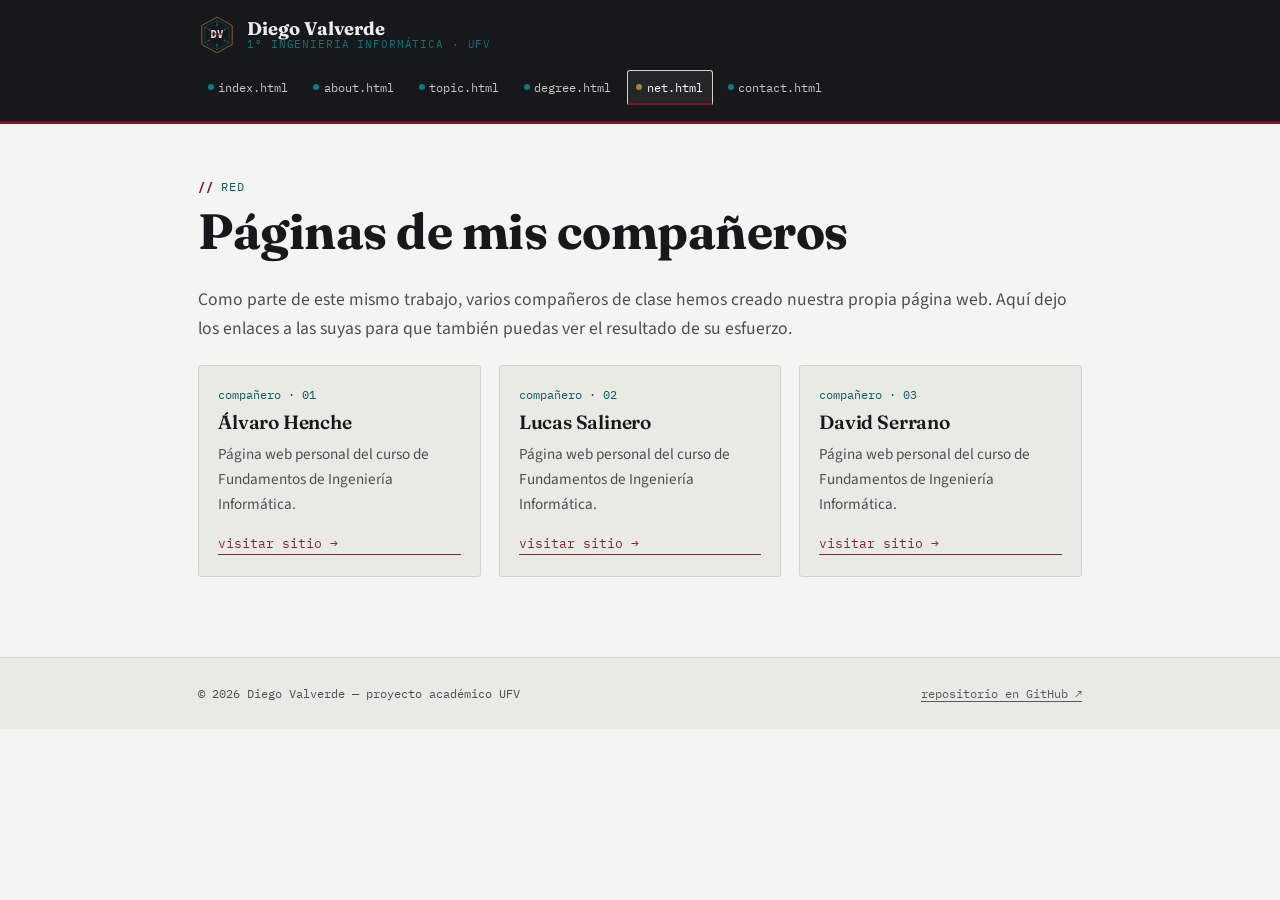
<file: docs/public/net.html>
<!DOCTYPE html>
<html lang="es">
<head>
<meta charset="UTF-8">
<meta name="viewport" content="width=device-width, initial-scale=1.0">
<title>Red de compañeros · Diego Valverde</title>
<meta name="description" content="Enlaces a las páginas web de mis compañeros de clase en Fundamentos de Ingeniería Informática.">
<link rel="icon" type="image/svg+xml" href="../images/seal.svg">
<link rel="preconnect" href="https://fonts.googleapis.com">
<link rel="preconnect" href="https://fonts.gstatic.com" crossorigin>
<link href="https://fonts.googleapis.com/css2?family=Fraunces:opsz,wght@9..144,400;9..144,600;9..144,700&family=IBM+Plex+Mono:wght@400;500;700&family=Source+Sans+3:wght@400;600;700&display=swap" rel="stylesheet">
<link rel="stylesheet" href="../css/style.css">
</head>
<body>

<header class="site-header">
  <div class="site-header__inner">
    <a class="brand" href="../index.html">
      <img class="brand__seal" src="../images/seal.svg" alt="">
      <span class="brand__text">
        <span class="brand__name">Diego Valverde</span>
        <span class="brand__role">1º Ingeniería Informática · UFV</span>
      </span>
    </a>
    <nav class="filetabs" aria-label="Navegación principal">
      <a href="../index.html"><span class="dot"></span>index.html</a>
      <a href="about.html"><span class="dot"></span>about.html</a>
      <a href="topic.html"><span class="dot"></span>topic.html</a>
      <a href="degree.html"><span class="dot"></span>degree.html</a>
      <a href="net.html" aria-current="page"><span class="dot"></span>net.html</a>
      <a href="contact.html"><span class="dot"></span>contact.html</a>
    </nav>
  </div>
</header>

<main>
  <section class="block" style="border-top:none;">
    <p class="eyebrow">Red</p>
    <h1>Páginas de mis compañeros</h1>
    <p class="lead" style="color:var(--ink-soft); font-size:1.1rem;">Como parte de este mismo trabajo, varios compañeros de clase hemos creado nuestra propia página web. Aquí dejo los enlaces a las suyas para que también puedas ver el resultado de su esfuerzo.</p>

    <div class="cards">
      <article class="card">
        <span class="filename">compañero · 01</span>
        <h3>Álvaro Henche</h3>
        <p>Página web personal del curso de Fundamentos de Ingeniería Informática.</p>
        <a class="go" href="https://alvaro-henche-redondo.github.io/paginaWebFundamentos/" target="_blank" rel="noopener">visitar sitio →</a>
      </article>
      <article class="card">
        <span class="filename">compañero · 02</span>
        <h3>Lucas Salinero</h3>
        <p>Página web personal del curso de Fundamentos de Ingeniería Informática.</p>
        <a class="go" href="https://lsalinerop-ctrl.github.io/Mi-primera-p-gina-web-de-Lucas--Salinero-1B/" target="_blank" rel="noopener">visitar sitio →</a>
      </article>
      <article class="card">
        <span class="filename">compañero · 03</span>
        <h3>David Serrano</h3>
        <p>Página web personal del curso de Fundamentos de Ingeniería Informática.</p>
        <a class="go" href="https://davidserrano-ufv.github.io/PaginaWeb/" target="_blank" rel="noopener">visitar sitio →</a>
      </article>
    </div>
  </section>
</main>

<footer class="site-footer">
  <div class="site-footer__inner">
    <span>© 2026 Diego Valverde — proyecto académico UFV</span>
    <span><a href="https://github.com/diegovalverde2/my_first_web_page_2026" target="_blank" rel="noopener">repositorio en GitHub ↗</a></span>
  </div>
</footer>

</body>
</html>
</file>
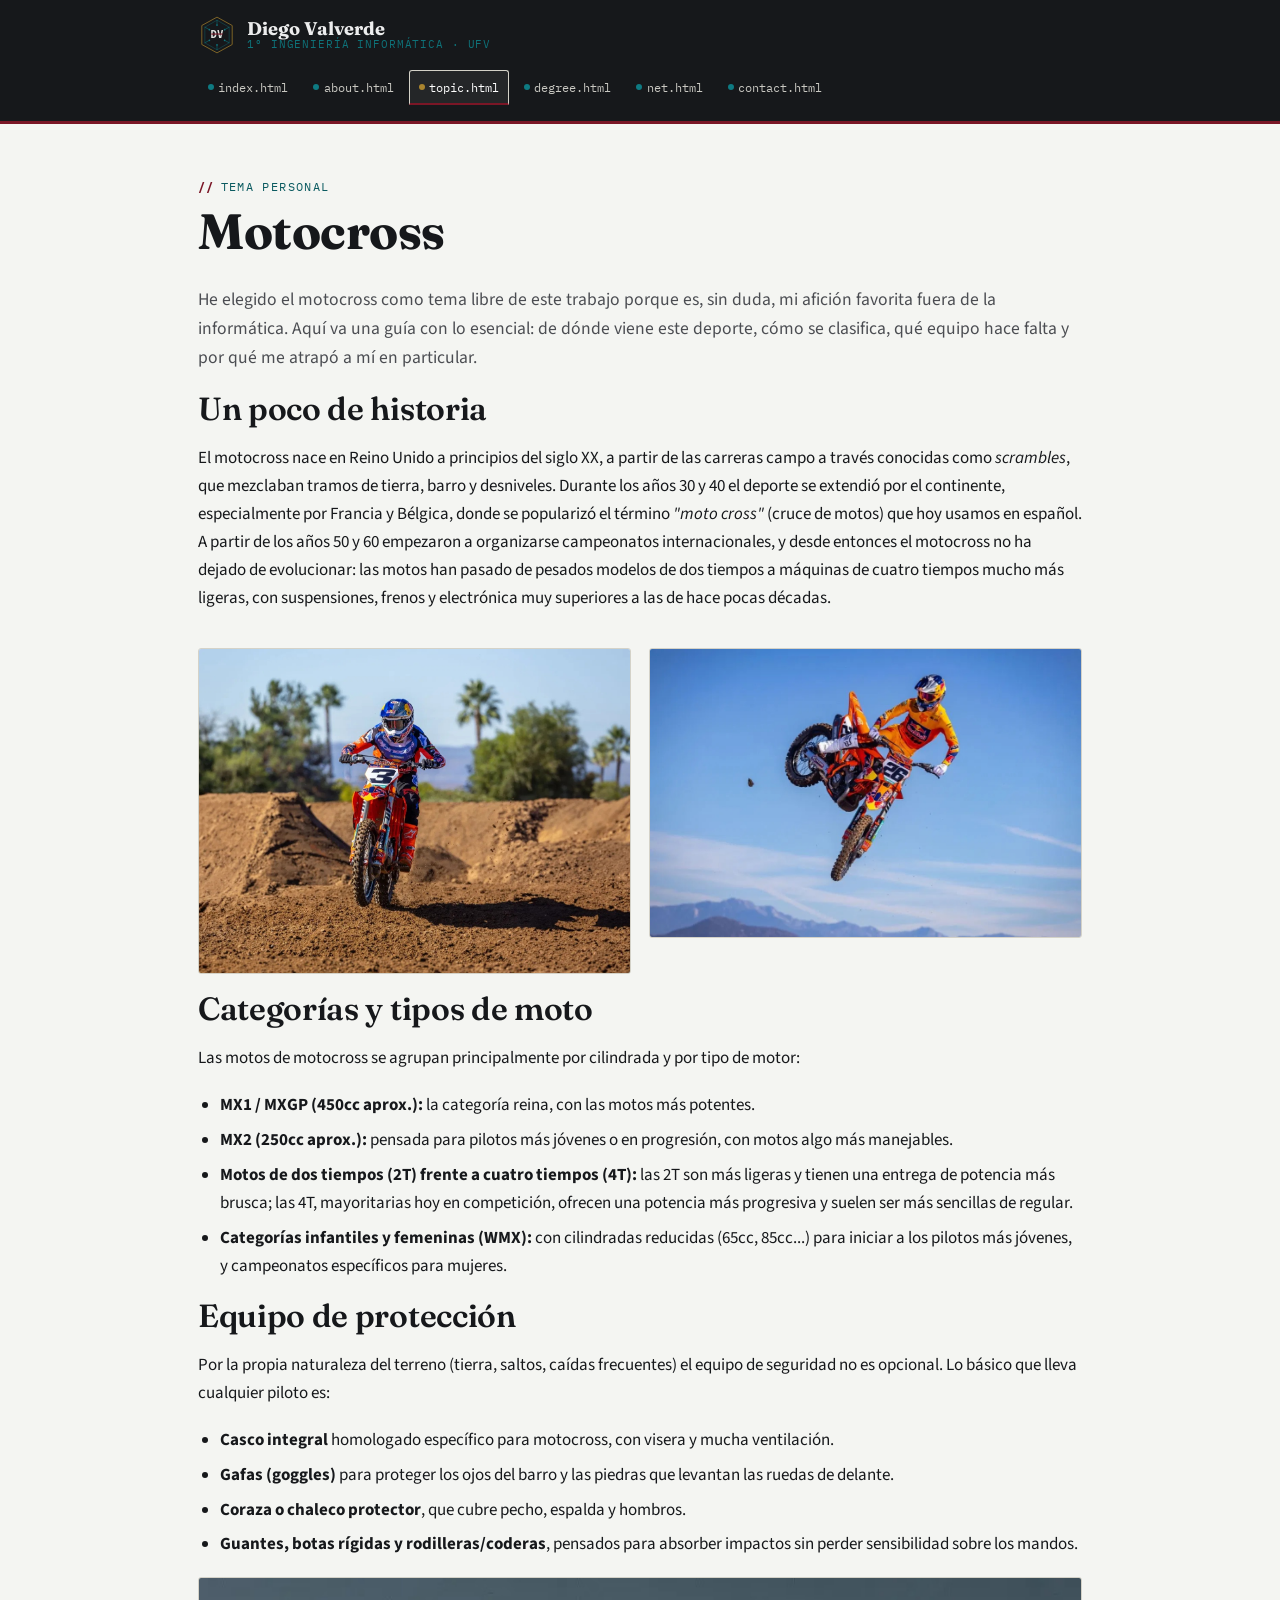
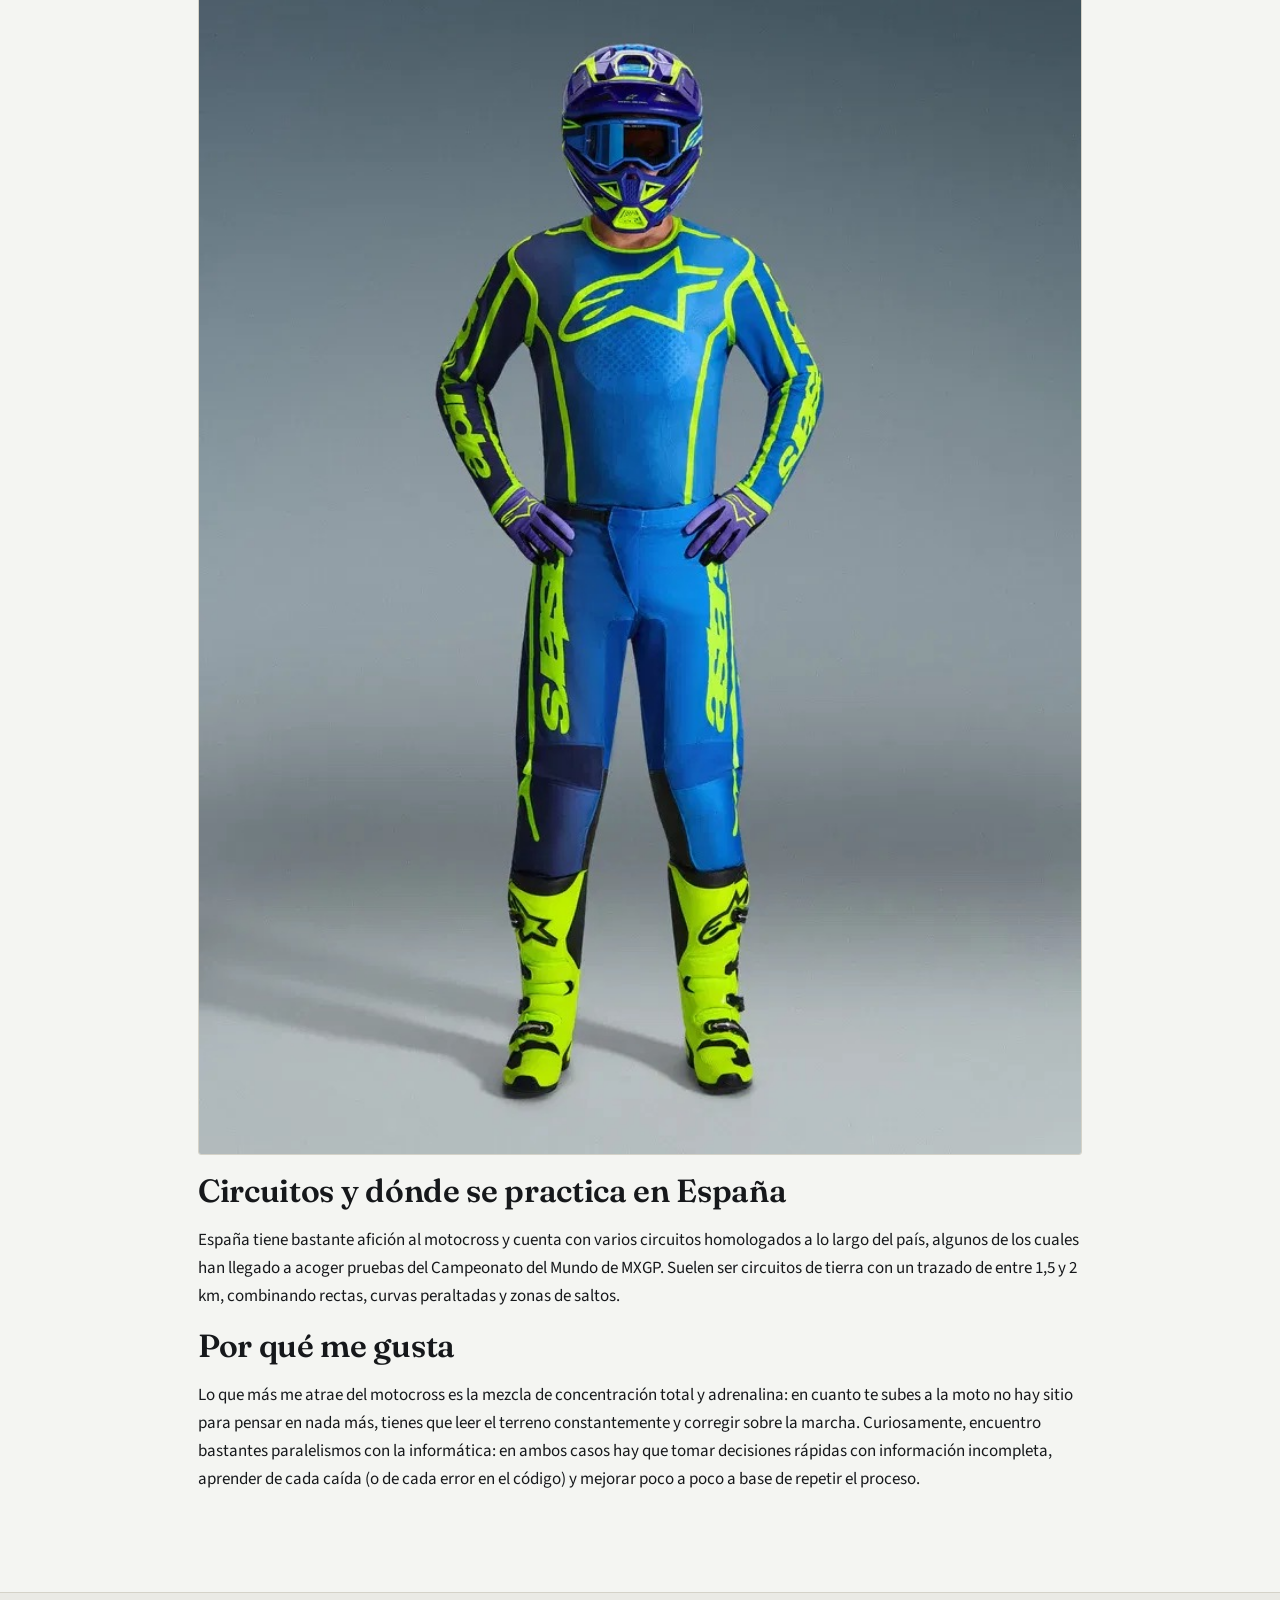
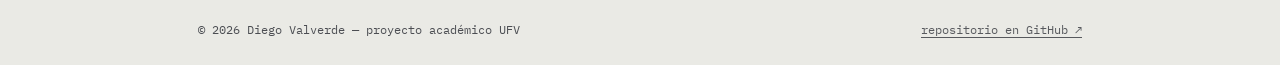
<file: docs/public/topic.html>
<!DOCTYPE html>
<html lang="es">
<head>
<meta charset="UTF-8">
<meta name="viewport" content="width=device-width, initial-scale=1.0">
<title>Motocross · Diego Valverde</title>
<meta name="description" content="Todo sobre el motocross: historia, categorías, equipo de protección y circuitos, contado por un aficionado.">
<link rel="icon" type="image/svg+xml" href="../images/seal.svg">
<link rel="preconnect" href="https://fonts.googleapis.com">
<link rel="preconnect" href="https://fonts.gstatic.com" crossorigin>
<link href="https://fonts.googleapis.com/css2?family=Fraunces:opsz,wght@9..144,400;9..144,600;9..144,700&family=IBM+Plex+Mono:wght@400;500;700&family=Source+Sans+3:wght@400;600;700&display=swap" rel="stylesheet">
<link rel="stylesheet" href="../css/style.css">
</head>
<body>

<header class="site-header">
  <div class="site-header__inner">
    <a class="brand" href="../index.html">
      <img class="brand__seal" src="../images/seal.svg" alt="">
      <span class="brand__text">
        <span class="brand__name">Diego Valverde</span>
        <span class="brand__role">1º Ingeniería Informática · UFV</span>
      </span>
    </a>
    <nav class="filetabs" aria-label="Navegación principal">
      <a href="../index.html"><span class="dot"></span>index.html</a>
      <a href="about.html"><span class="dot"></span>about.html</a>
      <a href="topic.html" aria-current="page"><span class="dot"></span>topic.html</a>
      <a href="degree.html"><span class="dot"></span>degree.html</a>
      <a href="net.html"><span class="dot"></span>net.html</a>
      <a href="contact.html"><span class="dot"></span>contact.html</a>
    </nav>
  </div>
</header>

<main>
  <section class="block" style="border-top:none;">
    <p class="eyebrow">Tema personal</p>
    <h1>Motocross</h1>
    <p class="lead" style="color:var(--ink-soft); font-size:1.1rem;">He elegido el motocross como tema libre de este trabajo porque es, sin duda, mi afición favorita fuera de la informática. Aquí va una guía con lo esencial: de dónde viene este deporte, cómo se clasifica, qué equipo hace falta y por qué me atrapó a mí en particular.</p>

    <h2>Un poco de historia</h2>
    <p>El motocross nace en Reino Unido a principios del siglo XX, a partir de las carreras campo a través conocidas como <em>scrambles</em>, que mezclaban tramos de tierra, barro y desniveles. Durante los años 30 y 40 el deporte se extendió por el continente, especialmente por Francia y Bélgica, donde se popularizó el término <em>"moto cross"</em> (cruce de motos) que hoy usamos en español. A partir de los años 50 y 60 empezaron a organizarse campeonatos internacionales, y desde entonces el motocross no ha dejado de evolucionar: las motos han pasado de pesados modelos de dos tiempos a máquinas de cuatro tiempos mucho más ligeras, con suspensiones, frenos y electrónica muy superiores a las de hace pocas décadas.</p>

    <div class="figrow">
      <figure>
        <img src="../images/foto motocross 1.jpeg" alt="Moto de motocross en circuito de tierra">
      </figure>
      <figure>
        <img src="../images/foto motocross 2.jpeg" alt="Piloto de motocross en un circuito de tierra">
      </figure>
    </div>

    <h2>Categorías y tipos de moto</h2>
    <p>Las motos de motocross se agrupan principalmente por cilindrada y por tipo de motor:</p>
    <ul>
      <li><strong>MX1 / MXGP (450cc aprox.):</strong> la categoría reina, con las motos más potentes.</li>
      <li><strong>MX2 (250cc aprox.):</strong> pensada para pilotos más jóvenes o en progresión, con motos algo más manejables.</li>
      <li><strong>Motos de dos tiempos (2T) frente a cuatro tiempos (4T):</strong> las 2T son más ligeras y tienen una entrega de potencia más brusca; las 4T, mayoritarias hoy en competición, ofrecen una potencia más progresiva y suelen ser más sencillas de regular.</li>
      <li><strong>Categorías infantiles y femeninas (WMX):</strong> con cilindradas reducidas (65cc, 85cc...) para iniciar a los pilotos más jóvenes, y campeonatos específicos para mujeres.</li>
    </ul>

    <h2>Equipo de protección</h2>
    <p>Por la propia naturaleza del terreno (tierra, saltos, caídas frecuentes) el equipo de seguridad no es opcional. Lo básico que lleva cualquier piloto es:</p>
    <ul>
      <li><strong>Casco integral</strong> homologado específico para motocross, con visera y mucha ventilación.</li>
      <li><strong>Gafas (goggles)</strong> para proteger los ojos del barro y las piedras que levantan las ruedas de delante.</li>
      <li><strong>Coraza o chaleco protector</strong>, que cubre pecho, espalda y hombros.</li>
      <li><strong>Guantes, botas rígidas y rodilleras/coderas</strong>, pensados para absorber impactos sin perder sensibilidad sobre los mandos.</li>
    </ul>

    <figure>
      <img src="../images/equipacion motocross.jpeg" alt="Equipación de motocross">
    </figure>

    <h2>Circuitos y dónde se practica en España</h2>
    <p>España tiene bastante afición al motocross y cuenta con varios circuitos homologados a lo largo del país, algunos de los cuales han llegado a acoger pruebas del Campeonato del Mundo de MXGP. Suelen ser circuitos de tierra con un trazado de entre 1,5 y 2 km, combinando rectas, curvas peraltadas y zonas de saltos.</p>

    <h2>Por qué me gusta</h2>
    <p>Lo que más me atrae del motocross es la mezcla de concentración total y adrenalina: en cuanto te subes a la moto no hay sitio para pensar en nada más, tienes que leer el terreno constantemente y corregir sobre la marcha. Curiosamente, encuentro bastantes paralelismos con la informática: en ambos casos hay que tomar decisiones rápidas con información incompleta, aprender de cada caída (o de cada error en el código) y mejorar poco a poco a base de repetir el proceso.</p>
  </section>
</main>

<footer class="site-footer">
  <div class="site-footer__inner">
    <span>© 2026 Diego Valverde — proyecto académico UFV</span>
    <span><a href="https://github.com/diegovalverde2/my_first_web_page_2026" target="_blank" rel="noopener">repositorio en GitHub ↗</a></span>
  </div>
</footer>

</body>
</html>
</file>
<file: docs/css/style.css>
:root {
  --ink:        #16181B;   
  --ink-soft:   #4B4D52;   
  --paper:      #F4F5F2;   
  --panel:      #EAEAE5;   
  --panel-dark: #DEDED7;   
  --line:       #D4D2C8;   
  --maroon:     #7A1626;   
  --maroon-dk:  #4D0F18;   
  --teal:       #0E7A82;   
  --teal-dk:    #0A5A60;
  --gold:       #A9842E;   
  --paper-rgb:  244, 245, 242;

  --font-display: "Fraunces", "Iowan Old Style", Georgia, serif;
  --font-body: "Source Sans 3", "Segoe UI", Arial, sans-serif;
  --font-mono: "IBM Plex Mono", "Courier New", monospace;

  --radius: 3px;
  --maxw: 980px;
  --gutter: clamp(1.25rem, 4vw, 3rem);
}

* { box-sizing: border-box; }
html { scroll-behavior: smooth; }

body {
  margin: 0;
  background: var(--paper);
  color: var(--ink);
  font-family: var(--font-body);
  font-size: 17px;
  line-height: 1.65;
  -webkit-font-smoothing: antialiased;
}

img { max-width: 100%; display: block; }

a {
  color: var(--maroon);
  text-decoration: none;
  border-bottom: 1px solid currentColor;
  opacity: 0.92;
}
a:hover, a:focus-visible { opacity: 1; color: var(--teal-dk); }
a:focus-visible { outline: 2px solid var(--teal); outline-offset: 3px; border-radius: 2px; }

h1, h2, h3, h4 {
  font-family: var(--font-display);
  font-weight: 600;
  line-height: 1.15;
  margin: 0 0 0.5em;
  color: var(--ink);
  letter-spacing: -0.01em;
}
h1 { font-size: clamp(2.1rem, 4.4vw, 3.1rem); font-weight: 700; }
h2 { font-size: clamp(1.5rem, 2.6vw, 2rem); }
h3 { font-size: 1.2rem; }

p { margin: 0 0 1.1em; }
ul, ol { margin: 0 0 1.1em; padding-left: 1.3em; }
li { margin-bottom: 0.4em; }

.eyebrow {
  display: inline-flex;
  align-items: center;
  gap: 0.5em;
  font-family: var(--font-mono);
  font-size: 0.72rem;
  letter-spacing: 0.12em;
  text-transform: uppercase;
  color: var(--teal-dk);
  margin-bottom: 0.6em;
}
.eyebrow::before { content: "//"; color: var(--maroon); font-weight: 700; }

.site-header {
  background: var(--ink);
  border-bottom: 3px solid var(--maroon);
}
.site-header__inner {
  display: flex;
  align-items: center;
  justify-content: space-between;
  flex-wrap: wrap;
  gap: 1rem;
  padding: 1rem var(--gutter);
  max-width: var(--maxw);
  margin: 0 auto;
}
.brand {
  display: flex;
  align-items: center;
  gap: 0.7rem;
  border-bottom: none;
}
.brand:hover { opacity: 1; }
.brand__seal { width: 38px; height: 38px; flex-shrink: 0; }
.brand__text { display: flex; flex-direction: column; line-height: 1.1; }
.brand__name {
  font-family: var(--font-display);
  font-weight: 700;
  font-size: 1.15rem;
  color: #fff;
}
.brand__role {
  font-family: var(--font-mono);
  font-size: 0.68rem;
  letter-spacing: 0.08em;
  color: var(--teal);
  text-transform: uppercase;
}

.filetabs {
  display: flex;
  flex-wrap: wrap;
  gap: 0.35rem;
  font-family: var(--font-mono);
  font-size: 0.78rem;
}
.filetabs a {
  display: inline-flex;
  align-items: center;
  gap: 0.35em;
  padding: 0.45em 0.7em;
  border-bottom: none;
  border-radius: var(--radius) var(--radius) 0 0;
  color: #C9C8C2;
  background: transparent;
  border: 1px solid transparent;
  border-bottom: 2px solid transparent;
  opacity: 1;
}
.filetabs a:hover { color: #fff; background: rgba(255,255,255,0.05); }
.filetabs a .dot { width: 6px; height: 6px; border-radius: 50%; background: var(--teal); flex-shrink: 0; }
.filetabs a[aria-current="page"] {
  color: #fff;
  background: rgba(255,255,255,0.06);
  border-color: var(--line);
  border-bottom: 2px solid var(--maroon);
}
.filetabs a[aria-current="page"] .dot { background: var(--gold); }

.hero {
  padding: clamp(2.5rem, 7vw, 5rem) var(--gutter) clamp(2rem, 5vw, 3.5rem);
  max-width: var(--maxw);
  margin: 0 auto;
}
.hero__grid {
  display: grid;
  grid-template-columns: 1.3fr 1fr;
  gap: clamp(1.5rem, 4vw, 3rem);
  align-items: center;
}
@media (max-width: 760px) { .hero__grid { grid-template-columns: 1fr; } }

.hero p.lead {
  font-size: 1.15rem;
  color: var(--ink-soft);
  max-width: 38em;
}

.btnrow { display: flex; gap: 0.8rem; flex-wrap: wrap; margin-top: 1.4rem; }
.btn {
  font-family: var(--font-mono);
  font-size: 0.85rem;
  letter-spacing: 0.02em;
  padding: 0.7em 1.3em;
  border: 1px solid var(--ink);
  border-radius: var(--radius);
  border-bottom-width: 1px;
}
.btn--solid { background: var(--maroon); color: #fff; border-color: var(--maroon); }
.btn--solid:hover { background: var(--maroon-dk); color: #fff; border-color: var(--maroon-dk); }
.btn--ghost { background: transparent; color: var(--ink); }
.btn--ghost:hover { background: var(--panel); color: var(--ink); }

.terminal {
  background: var(--ink);
  color: #E7E6E1;
  border-radius: 6px;
  padding: 1.2rem 1.3rem 1.4rem;
  font-family: var(--font-mono);
  font-size: 0.82rem;
  box-shadow: 0 16px 36px -18px rgba(0,0,0,0.45);
  border: 1px solid #2A2C30;
}
.terminal__bar { display: flex; gap: 0.4rem; margin-bottom: 0.9rem; }
.terminal__bar span { width: 9px; height: 9px; border-radius: 50%; display: inline-block; }
.terminal__bar span:nth-child(1) { background: #C9645B; }
.terminal__bar span:nth-child(2) { background: #C9A227; }
.terminal__bar span:nth-child(3) { background: #4FA37A; }
.terminal__line { white-space: pre-wrap; margin: 0 0 0.45em; }
.terminal__line .prompt { color: var(--teal); }
.terminal__line .key { color: #9C9F92; }
.terminal__line .val { color: #fff; }

section.block {
  padding: clamp(2rem, 5vw, 3rem) var(--gutter);
  max-width: var(--maxw);
  margin: 0 auto;
}
section.block + section.block { border-top: 1px solid var(--line); }

.cards {
  display: grid;
  grid-template-columns: repeat(3, 1fr);
  gap: 1.1rem;
  margin-top: 1.4rem;
}
@media (max-width: 760px) { .cards { grid-template-columns: 1fr 1fr; } }
@media (max-width: 540px) { .cards { grid-template-columns: 1fr; } }

.card {
  background: var(--panel);
  border: 1px solid var(--line);
  border-radius: var(--radius);
  padding: 1.2rem 1.2rem 1.3rem;
  display: flex;
  flex-direction: column;
  gap: 0.4rem;
}
.card h3 { margin-bottom: 0.15em; }
.card .filename {
  font-family: var(--font-mono);
  font-size: 0.72rem;
  color: var(--teal-dk);
}
.card p { color: var(--ink-soft); margin-bottom: 0.6em; font-size: 0.95rem; }
.card a.go { font-family: var(--font-mono); font-size: 0.8rem; }

.panel {
  background: var(--panel);
  border: 1px solid var(--line);
  border-left: 4px solid var(--maroon);
  border-radius: var(--radius);
  padding: 1.3rem 1.4rem;
  margin: 1.2rem 0;
}
.panel--gold { border-left-color: var(--gold); }
.panel h3 { margin-bottom: 0.4em; }

figure { margin: 1.1rem 0; }
figure img, figure svg { width: 100%; border-radius: var(--radius); border: 1px solid var(--line); background: #fff; }
figcaption {
  font-family: var(--font-mono);
  font-size: 0.74rem;
  color: var(--ink-soft);
  margin-top: 0.5rem;
}
.figrow { display: grid; grid-template-columns: 1fr 1fr; gap: 1.1rem; }
@media (max-width: 620px) { .figrow { grid-template-columns: 1fr; } }

table { width: 100%; border-collapse: collapse; margin: 1rem 0 1.4rem; font-size: 0.92rem; }
caption { text-align: left; font-family: var(--font-mono); font-size: 0.78rem; color: var(--ink-soft); margin-bottom: 0.5em; }
th, td { text-align: left; padding: 0.55em 0.7em; border-bottom: 1px solid var(--line); vertical-align: top; }
th { font-family: var(--font-mono); font-size: 0.74rem; letter-spacing: 0.05em; text-transform: uppercase; color: var(--teal-dk); border-bottom: 2px solid var(--ink); }
tr:hover td { background: rgba(0,0,0,0.018); }

.blocklist { list-style: none; padding-left: 0; display: grid; gap: 0.9rem; margin-top: 1rem; }
.blocklist li {
  display: grid;
  grid-template-columns: 3.2rem 1fr;
  gap: 0.9rem;
  background: var(--panel);
  border: 1px solid var(--line);
  border-radius: var(--radius);
  padding: 0.9rem 1rem;
}
.blocklist .num {
  font-family: var(--font-mono);
  font-weight: 700;
  color: var(--maroon);
  font-size: 1.05rem;
}
.blocklist h4 { margin: 0 0 0.25em; font-family: var(--font-body); font-weight: 700; font-size: 1rem; }
.blocklist p { margin: 0; font-size: 0.92rem; color: var(--ink-soft); }

form.contact { margin-top: 1.2rem; }
.field { margin-bottom: 1.1rem; display: flex; flex-direction: column; gap: 0.4rem; }
.field label { font-family: var(--font-mono); font-size: 0.78rem; letter-spacing: 0.04em; text-transform: uppercase; color: var(--ink-soft); }
.field input, .field textarea {
  font-family: var(--font-body);
  font-size: 1rem;
  padding: 0.7em 0.8em;
  border: 1px solid var(--line);
  border-radius: var(--radius);
  background: #fff;
  color: var(--ink);
}
.field input:focus, .field textarea:focus { outline: 2px solid var(--teal); outline-offset: 1px; border-color: var(--teal); }
.field-row { display: grid; grid-template-columns: 1fr 1fr; gap: 1rem; }
@media (max-width: 600px) { .field-row { grid-template-columns: 1fr; } }

.about-grid { display: grid; grid-template-columns: 280px 1fr; gap: 2.2rem; align-items: start; }
@media (max-width: 760px) { .about-grid { grid-template-columns: 1fr; } }
.about-photos { display: grid; gap: 1rem; }

.cv-box {
  display: flex;
  align-items: center;
  justify-content: space-between;
  gap: 1rem;
  flex-wrap: wrap;
  background: var(--ink);
  color: #E7E6E1;
  border-radius: var(--radius);
  padding: 1rem 1.2rem;
  font-family: var(--font-mono);
  font-size: 0.85rem;
}
.cv-box .path { color: var(--teal); word-break: break-all; }
.cv-box .btn { font-size: 0.78rem; background: #E7E6E1; color: var(--ink); border-color: #E7E6E1; }
.cv-box .btn:hover { background: var(--gold); color: var(--ink); border-color: var(--gold); }

.social-list { display: flex; gap: 0.7rem; flex-wrap: wrap; margin-top: 0.6rem; }
.social-pill {
  font-family: var(--font-mono);
  font-size: 0.82rem;
  padding: 0.5em 0.9em;
  border-radius: 999px;
  border: 1px solid var(--ink);
  border-bottom-width: 1px;
  background: #fff;
}
.social-pill:hover { background: var(--ink); color: #fff; }

.site-footer {
  border-top: 1px solid var(--line);
  background: var(--panel);
  margin-top: 2rem;
}
.site-footer__inner {
  max-width: var(--maxw);
  margin: 0 auto;
  padding: 1.6rem var(--gutter);
  display: flex;
  justify-content: space-between;
  flex-wrap: wrap;
  gap: 0.8rem;
  font-family: var(--font-mono);
  font-size: 0.78rem;
  color: var(--ink-soft);
}
.site-footer__inner a { color: var(--ink-soft); }

@media (prefers-reduced-motion: reduce) {
  html { scroll-behavior: auto; }
}
</file>
